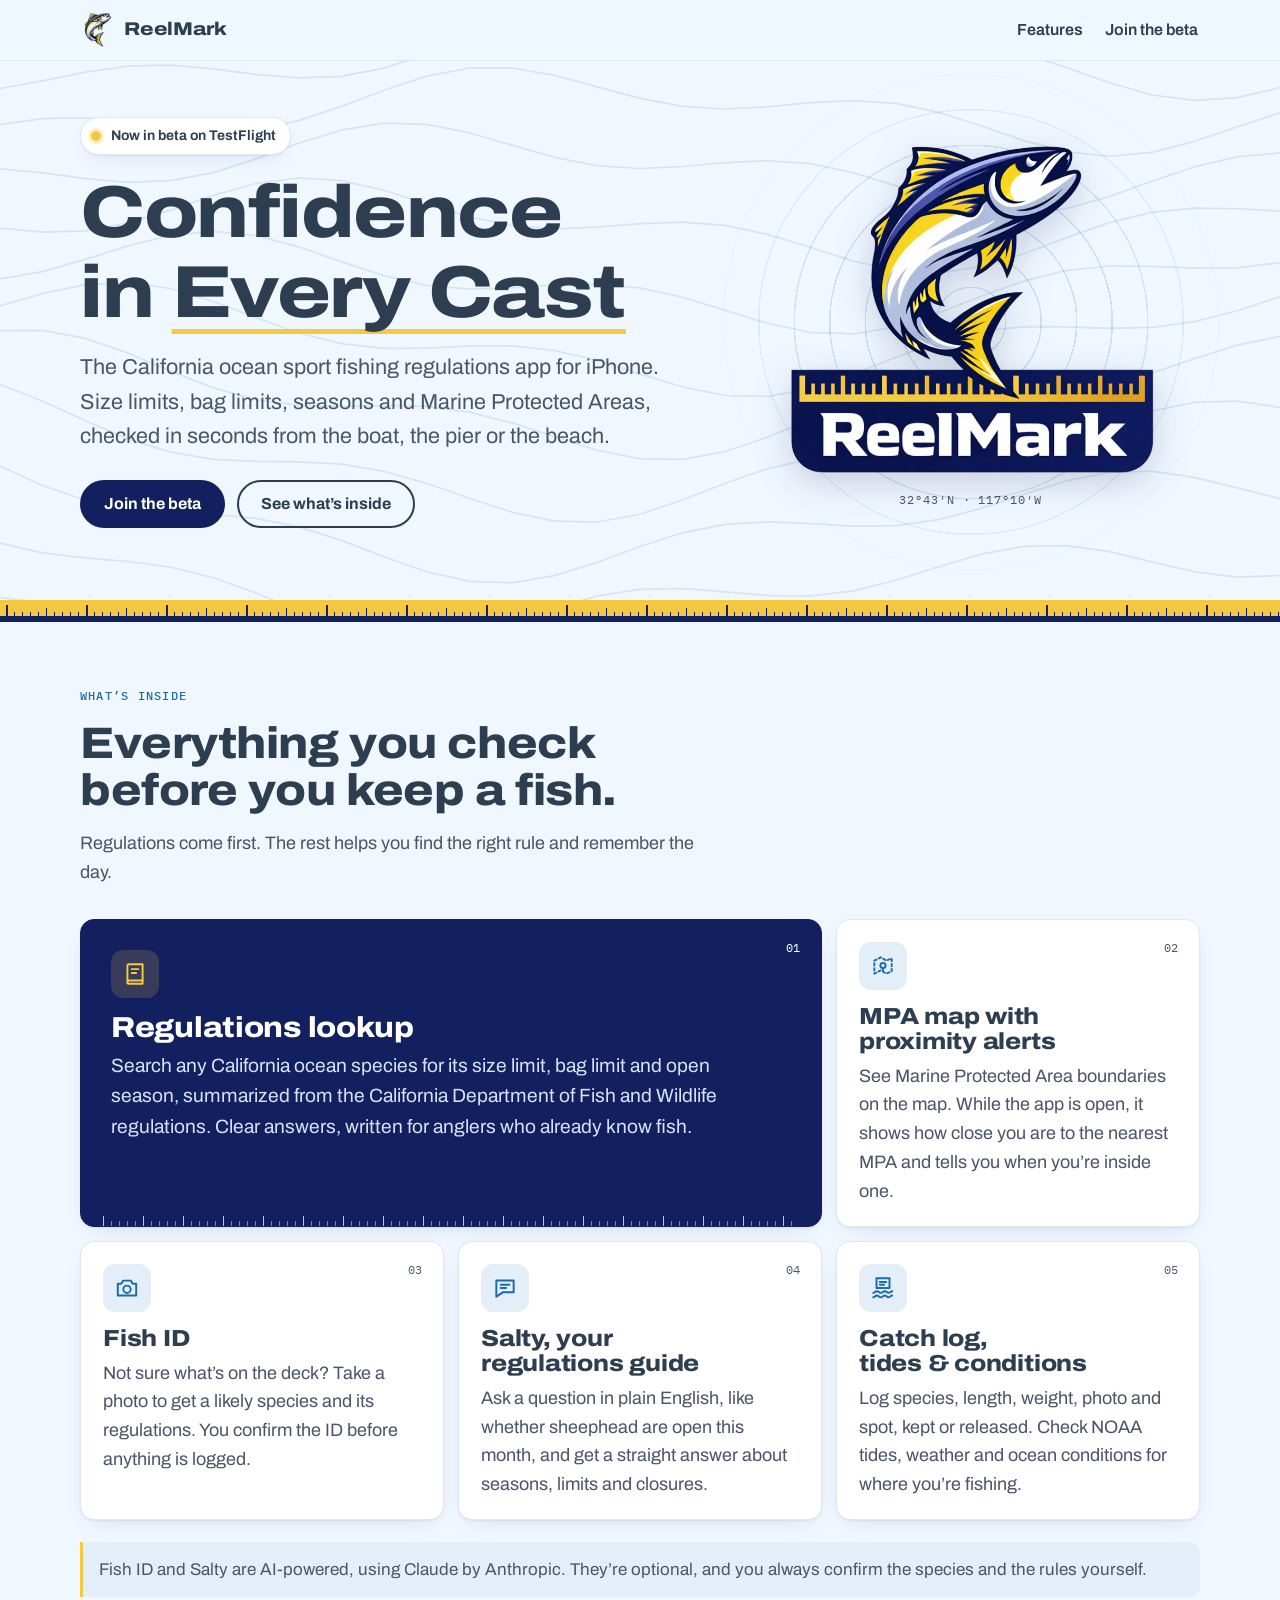
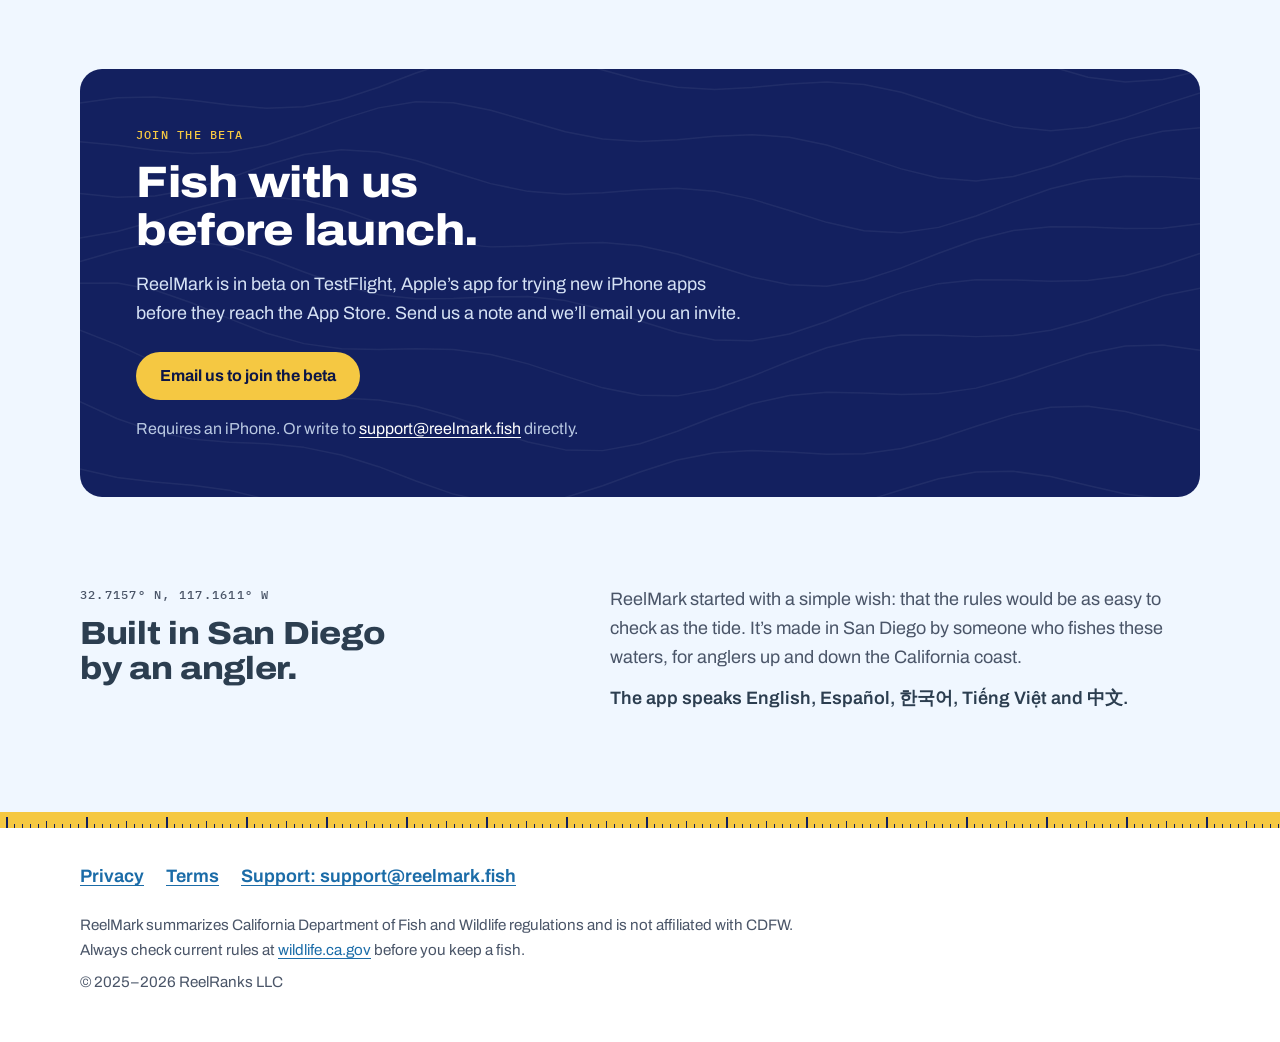
<file: index.html>
<!doctype html>
<html lang="en">
<head>
  <meta charset="utf-8">
  <meta name="viewport" content="width=device-width, initial-scale=1">
  <title>ReelMark — Confidence in Every Cast</title>
  <meta name="description" content="ReelMark is an iOS app for California ocean sport fishing regulations and Marine Protected Area awareness. Now in beta on TestFlight.">
  <link rel="canonical" href="https://reelmark.fish/">
  <meta name="color-scheme" content="light dark">
  <meta name="theme-color" content="#F0F7FF" media="(prefers-color-scheme: light)">
  <meta name="theme-color" content="#0A1230" media="(prefers-color-scheme: dark)">
  <meta property="og:type" content="website">
  <meta property="og:site_name" content="ReelMark">
  <meta property="og:title" content="ReelMark — Confidence in Every Cast">
  <meta property="og:description" content="California ocean fishing regulations and Marine Protected Area awareness, on your iPhone.">
  <meta property="og:url" content="https://reelmark.fish/">
  <meta property="og:image" content="https://reelmark.fish/assets/og-image.png">
  <meta name="twitter:card" content="summary">
  <link rel="icon" href="assets/favicon.png" type="image/png">
  <link rel="apple-touch-icon" href="assets/apple-touch-icon.png">
  <link rel="preload" as="image" href="assets/logo.webp" type="image/webp">
  <link rel="preconnect" href="https://fonts.googleapis.com">
  <link rel="preconnect" href="https://fonts.gstatic.com" crossorigin>
  <link rel="stylesheet" href="https://fonts.googleapis.com/css2?family=Archivo:wdth,wght@100..125,400..800&family=IBM+Plex+Mono:wght@500&display=swap">
  <link rel="stylesheet" href="assets/style.css">
</head>
<body>
  <a class="skip" href="#main">Skip to content</a>
  <header class="site-header">
    <div class="wrap bar">
      <a class="brand" href="/" aria-label="ReelMark home">
        <picture><source srcset="assets/mark.webp" type="image/webp"><img src="assets/mark.png" width="36" height="36" alt=""></picture>
        <span>ReelMark</span>
      </a>
      <nav aria-label="Primary">
        <a class="nav-secondary" href="#features">Features</a>
        <a href="#beta">Join the beta</a>
      </nav>
    </div>
  </header>

  <main id="main">
    <section class="hero" aria-labelledby="hero-title">
      <div class="wrap hero-grid">
        <div class="hero-art">
          <picture>
            <source srcset="assets/logo.webp" type="image/webp">
            <img src="assets/logo.png" width="720" height="653" alt="ReelMark logo: a leaping yellowtail over a measuring board" fetchpriority="high">
          </picture>
          <p class="coords" aria-hidden="true">32°43′N · 117°10′W</p>
        </div>
        <div class="hero-copy">
          <p class="badge"><span class="dot" aria-hidden="true"></span>Now in beta on TestFlight</p>
          <h1 id="hero-title">Confidence in <span class="hl">Every Cast</span></h1>
          <p class="lede">The California ocean sport fishing regulations app for iPhone. Size limits, bag limits, seasons and Marine Protected Areas, checked in seconds from the boat, the pier or the beach.</p>
          <div class="cta">
            <a class="btn btn-primary" href="#beta">Join the beta</a>
            <a class="btn btn-ghost" href="#features">See what’s inside</a>
          </div>
        </div>
      </div>
    </section>

    <div class="ruler" aria-hidden="true"></div>

    <section class="section" id="features" aria-labelledby="features-title">
      <div class="wrap">
        <p class="eyebrow">What’s inside</p>
        <h2 id="features-title">Everything you check before you keep a fish.</h2>
        <p class="section-intro">Regulations come first. The rest helps you find the right rule and remember the day.</p>

        <ul class="cards" role="list">
          <li class="card card--wide">
            <span class="num" aria-hidden="true">01</span>
            <span class="icon" aria-hidden="true">
              <svg viewBox="0 0 24 24" fill="none" stroke="currentColor" stroke-width="1.8" stroke-linecap="round" stroke-linejoin="round"><path d="M5 4.5A1.5 1.5 0 0 1 6.5 3H19v15H6.5A1.5 1.5 0 0 0 5 19.5z"/><path d="M5 19.5A1.5 1.5 0 0 0 6.5 21H19v-3"/><path d="M9 7.5h6M9 11h4"/></svg>
            </span>
            <h3>Regulations lookup</h3>
            <p>Search any California ocean species for its size limit, bag limit and open season, summarized from the California Department of Fish and Wildlife regulations. Clear answers, written for anglers who already know fish.</p>
          </li>
          <li class="card">
            <span class="num" aria-hidden="true">02</span>
            <span class="icon" aria-hidden="true">
              <svg viewBox="0 0 24 24" fill="none" stroke="currentColor" stroke-width="1.8" stroke-linecap="round" stroke-linejoin="round"><path d="M4 7l6-3 5 3 5-2v12l-5 2-5-3-6 3z" stroke-dasharray="2.2 2.4"/><circle cx="12" cy="11.5" r="2.4"/><path d="M12 14v3"/></svg>
            </span>
            <h3>MPA map with proximity alerts</h3>
            <p>See Marine Protected Area boundaries on the map. While the app is open, it shows how close you are to the nearest MPA and tells you when you’re inside one.</p>
          </li>
          <li class="card">
            <span class="num" aria-hidden="true">03</span>
            <span class="icon" aria-hidden="true">
              <svg viewBox="0 0 24 24" fill="none" stroke="currentColor" stroke-width="1.8" stroke-linecap="round" stroke-linejoin="round"><path d="M3.5 8h3.2l1.8-2.8h7l1.8 2.8h3.2v11h-17z"/><circle cx="12" cy="13.2" r="3.4"/></svg>
            </span>
            <h3>Fish ID</h3>
            <p>Not sure what’s on the deck? Take a photo to get a likely species and its regulations. You confirm the ID before anything is logged.</p>
          </li>
          <li class="card">
            <span class="num" aria-hidden="true">04</span>
            <span class="icon" aria-hidden="true">
              <svg viewBox="0 0 24 24" fill="none" stroke="currentColor" stroke-width="1.8" stroke-linecap="round" stroke-linejoin="round"><path d="M4 5h16v11H10l-6 4z"/><path d="M8 9h8M8 12h5"/></svg>
            </span>
            <h3>Salty, your regulations guide</h3>
            <p>Ask a question in plain English, like whether sheephead are open this month, and get a straight answer about seasons, limits and closures.</p>
          </li>
          <li class="card">
            <span class="num" aria-hidden="true">05</span>
            <span class="icon" aria-hidden="true">
              <svg viewBox="0 0 24 24" fill="none" stroke="currentColor" stroke-width="1.8" stroke-linecap="round" stroke-linejoin="round"><path d="M6 3h12v9H6z"/><path d="M9 6.5h6M9 9h4"/><path d="M3 16.5c1.6 0 1.6-1.5 3.4-1.5s1.9 1.5 3.6 1.5 1.8-1.5 3.6-1.5 1.9 1.5 3.6 1.5 1.6-1.5 3.3-1.5"/><path d="M3 20.5c1.6 0 1.6-1.5 3.4-1.5s1.9 1.5 3.6 1.5 1.8-1.5 3.6-1.5 1.9 1.5 3.6 1.5 1.6-1.5 3.3-1.5"/></svg>
            </span>
            <h3>Catch log, tides <span class="nowrap">&amp; conditions</span></h3>
            <p>Log species, length, weight, photo and spot, kept or released. Check NOAA tides, weather and ocean conditions for where you’re fishing.</p>
          </li>
        </ul>

        <div class="note">
          <p>Fish ID and Salty are AI-powered, using Claude by Anthropic. They’re optional, and you always confirm the species and the rules yourself.</p>
        </div>
      </div>
    </section>

    <section class="section" id="beta" aria-labelledby="beta-title">
      <div class="wrap">
        <div class="beta">
          <p class="eyebrow">Join the beta</p>
          <h2 id="beta-title">Fish with us before launch.</h2>
          <p>ReelMark is in beta on TestFlight, Apple’s app for trying new iPhone apps before they reach the App Store. Send us a note and we’ll email you an invite.</p>
          <div class="cta">
            <!-- When the public TestFlight link exists, put it in this href and change the label to "Get it on TestFlight". -->
            <a class="btn btn-accent" href="mailto:support@reelmark.fish?subject=ReelMark%20beta">Email us to join the beta</a>
          </div>
          <p class="small">Requires an iPhone. Or write to <a href="mailto:support@reelmark.fish?subject=ReelMark%20beta">support@reelmark.fish</a> directly.</p>
        </div>
      </div>
    </section>

    <section class="section" aria-labelledby="origin-title">
      <div class="wrap origin">
        <div>
          <p class="eyebrow">32.7157° N, 117.1611° W</p>
          <h2 id="origin-title">Built in San Diego by an angler.</h2>
        </div>
        <div>
          <p>ReelMark started with a simple wish: that the rules would be as easy to check as the tide. It’s made in San Diego by someone who fishes these waters, for anglers up and down the California coast.</p>
          <p class="langs">The app speaks English, Español, 한국어, Tiếng Việt and 中文.</p>
        </div>
      </div>
    </section>
  </main>

  <footer class="site-footer">
    <div class="ruler" aria-hidden="true"></div>
    <div class="wrap foot">
      <nav aria-label="Footer">
        <a href="privacy.html">Privacy</a>
        <a href="terms.html">Terms</a>
        <a href="mailto:support@reelmark.fish">Support: support@reelmark.fish</a>
      </nav>
      <p class="fine">ReelMark summarizes California Department of Fish and Wildlife regulations and is not affiliated with CDFW. Always check current rules at <a href="https://wildlife.ca.gov/Fishing/Ocean">wildlife.ca.gov</a> before you keep a fish.</p>
      <p class="fine">© 2025–2026 ReelRanks LLC</p>
    </div>
  </footer>
</body>
</html>
</file>
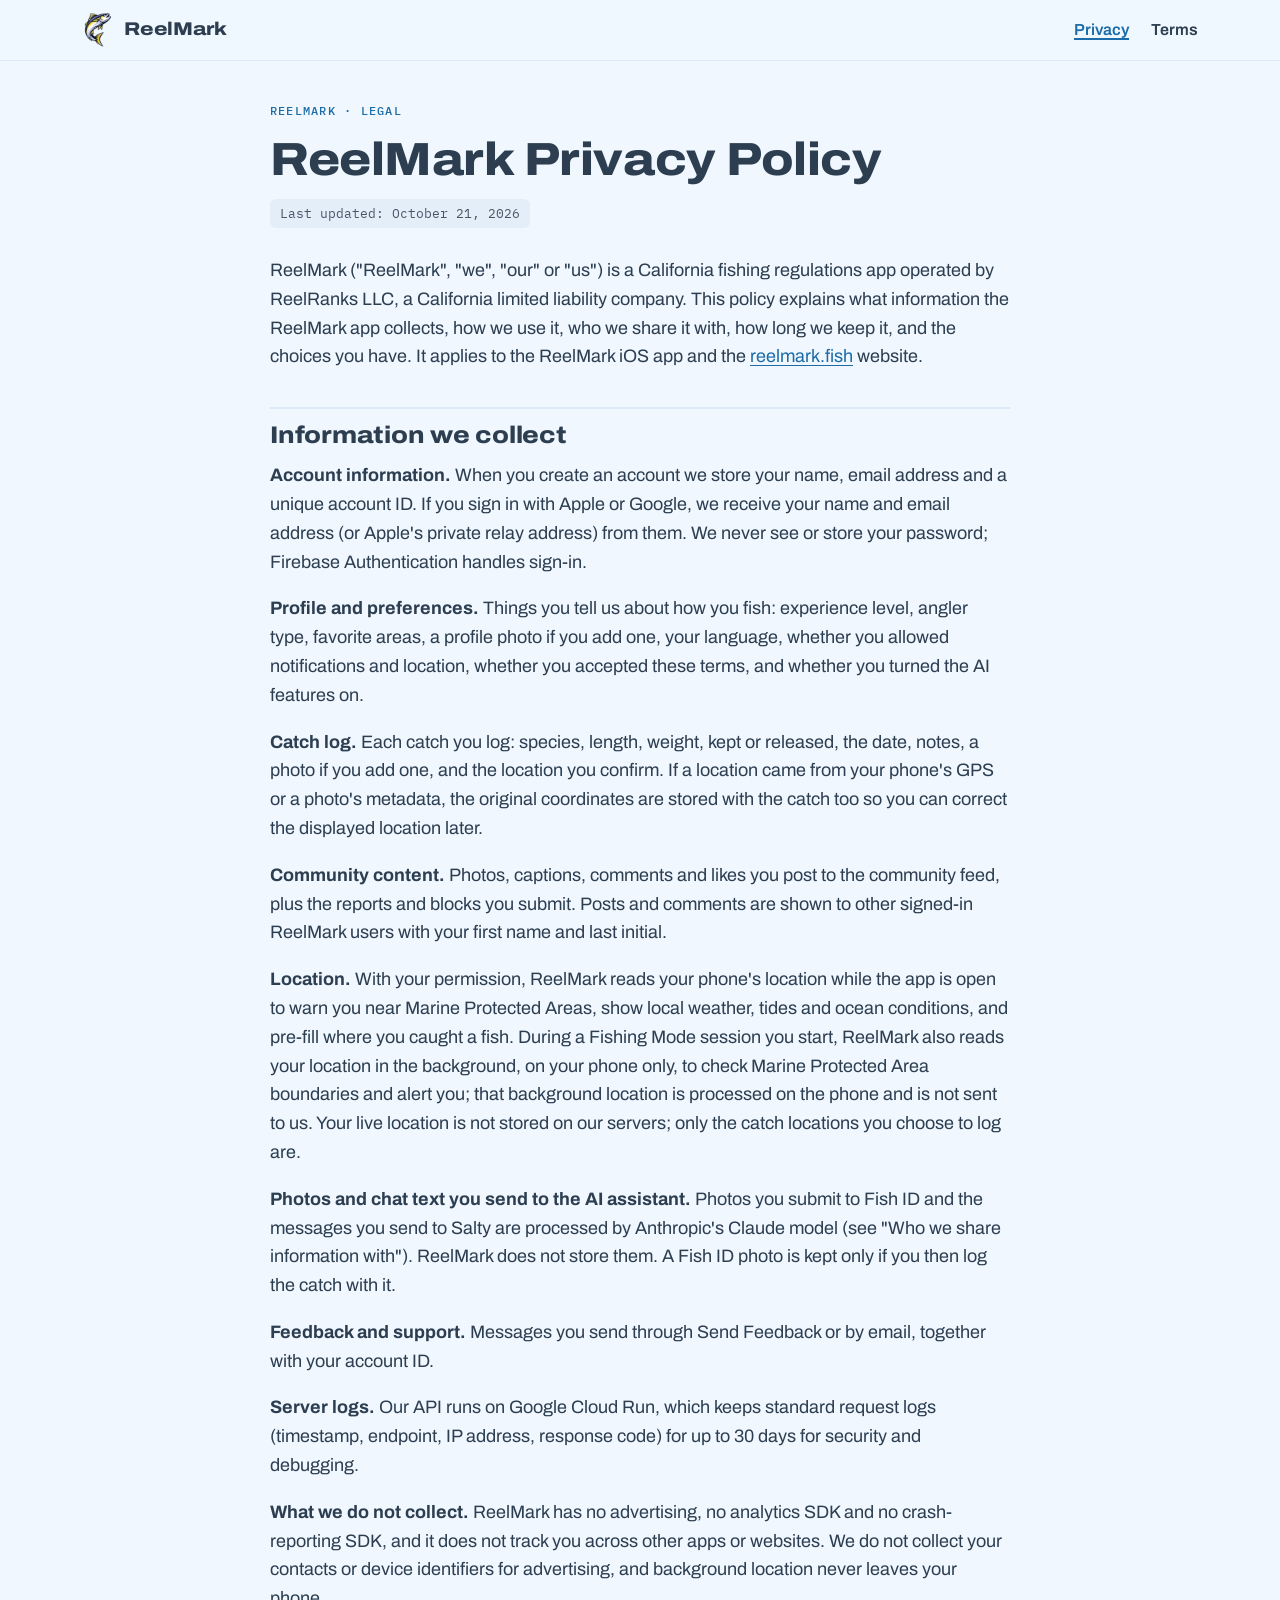
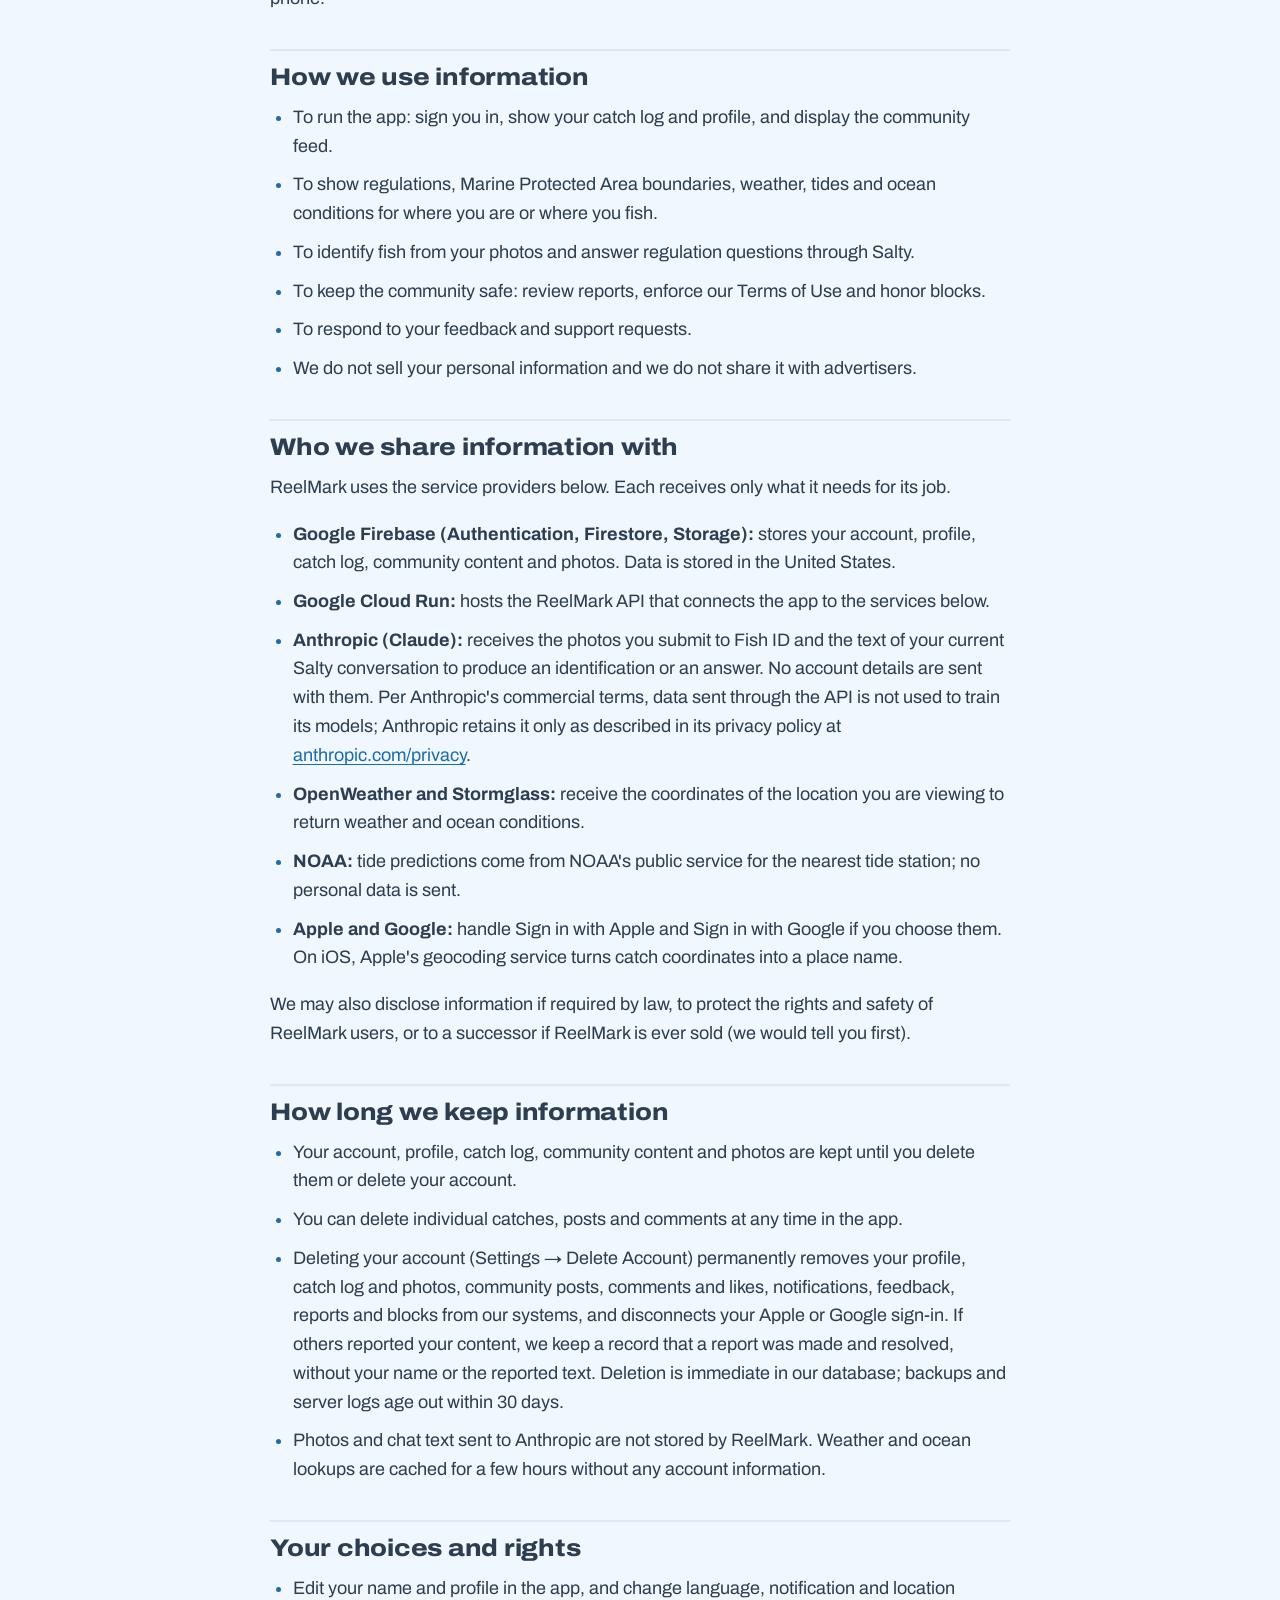
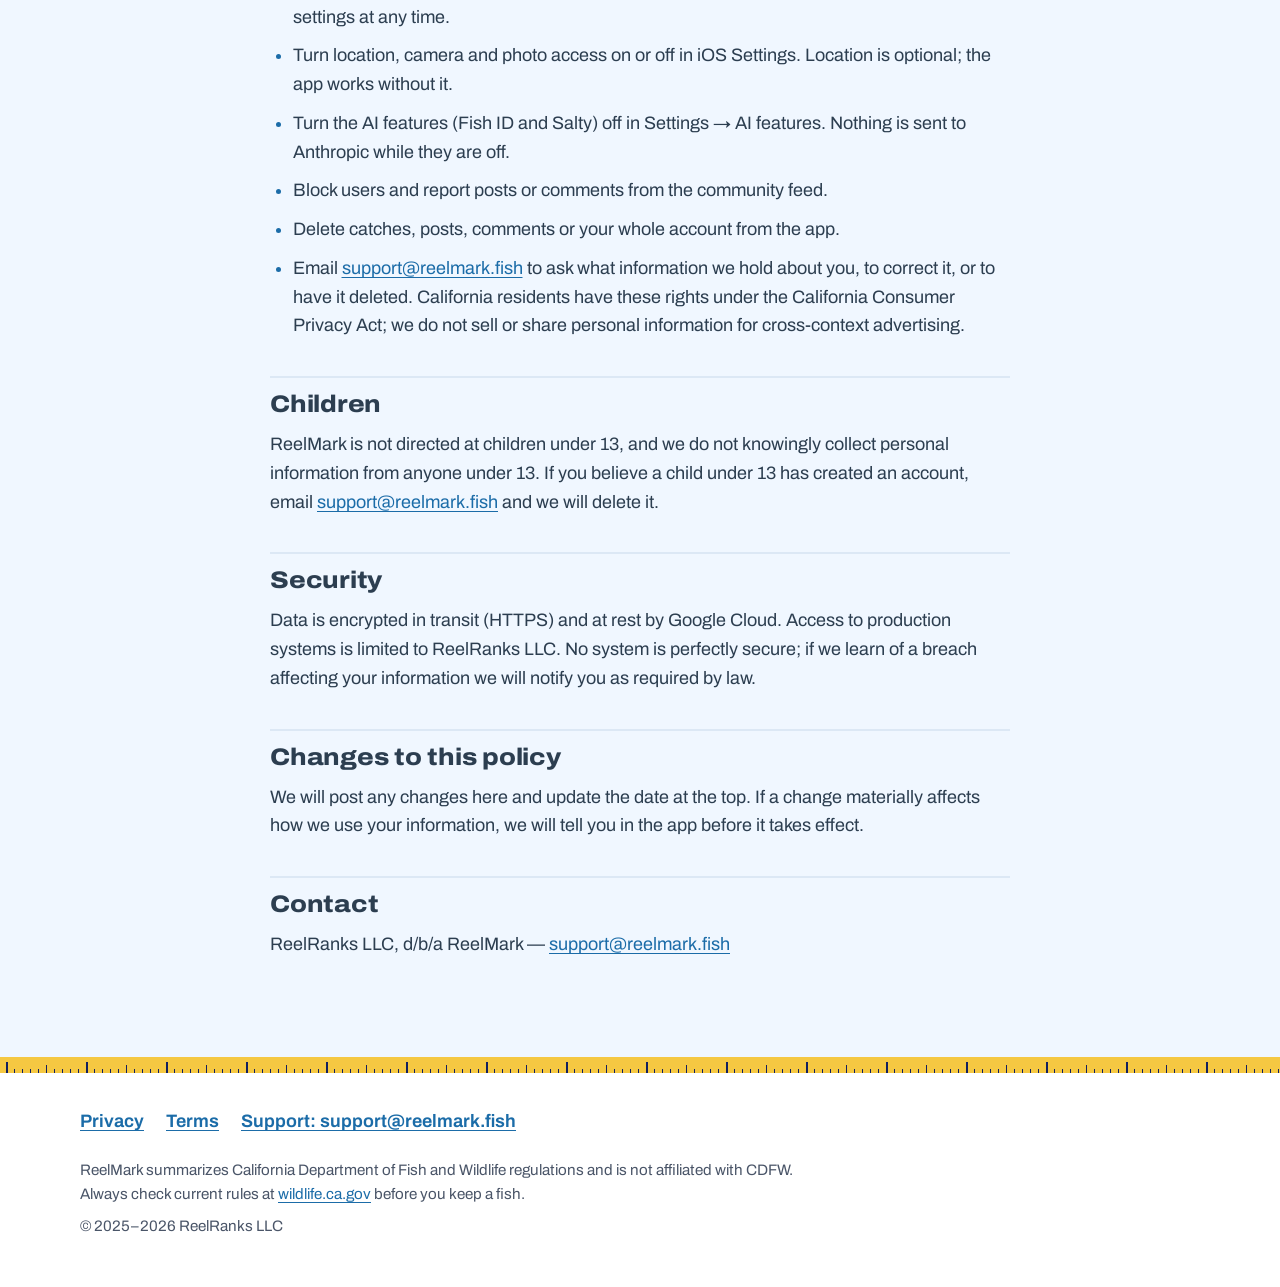
<file: privacy.html>
<!doctype html>
<!-- GENERATED FILE — do not edit by hand. Source: firstcast-mvp/memory/privacy_policy.md.
     Regenerate with: python3 scripts/publish_site.py <path to this repo> -->
<html lang="en">
<head>
  <meta charset="utf-8">
  <meta name="viewport" content="width=device-width, initial-scale=1">
  <title>ReelMark Privacy Policy</title>
  <meta name="description" content="What the ReelMark app collects, how it is used and shared, and the choices you have.">
  <link rel="canonical" href="https://reelmark.fish/privacy">
  <meta name="color-scheme" content="light dark">
  <meta name="theme-color" content="#F0F7FF" media="(prefers-color-scheme: light)">
  <meta name="theme-color" content="#0A1230" media="(prefers-color-scheme: dark)">
  <link rel="icon" href="assets/favicon.png" type="image/png">
  <link rel="apple-touch-icon" href="assets/apple-touch-icon.png">
  <link rel="preconnect" href="https://fonts.googleapis.com">
  <link rel="preconnect" href="https://fonts.gstatic.com" crossorigin>
  <link rel="stylesheet" href="https://fonts.googleapis.com/css2?family=Archivo:wdth,wght@100..125,400..800&family=IBM+Plex+Mono:wght@500&display=swap">
  <link rel="stylesheet" href="assets/style.css">
</head>
<body class="legal">
  <a class="skip" href="#main">Skip to content</a>
  <header class="site-header">
    <div class="wrap bar">
      <a class="brand" href="/" aria-label="ReelMark home">
        <picture><source srcset="assets/mark.webp" type="image/webp"><img src="assets/mark.png" width="36" height="36" alt=""></picture>
        <span>ReelMark</span>
      </a>
      <nav aria-label="Legal"><a href="privacy.html" aria-current="page">Privacy</a> <a href="terms.html">Terms</a></nav>
    </div>
  </header>

  <main id="main" class="wrap doc">
    <p class="eyebrow">ReelMark · Legal</p>
    <h1>ReelMark Privacy Policy</h1>
    <p class="updated">Last updated: <time>October 21, 2026</time></p>
    <p>ReelMark (&quot;ReelMark&quot;, &quot;we&quot;, &quot;our&quot; or &quot;us&quot;) is a California fishing regulations app operated by ReelRanks LLC, a California limited liability company. This policy explains what information the ReelMark app collects, how we use it, who we share it with, how long we keep it, and the choices you have. It applies to the ReelMark iOS app and the <a href="https://reelmark.fish">reelmark.fish</a> website.</p>
    <section aria-labelledby="information-we-collect">
      <h2 id="information-we-collect">Information we collect</h2>
      <p><strong>Account information.</strong> When you create an account we store your name, email address and a unique account ID. If you sign in with Apple or Google, we receive your name and email address (or Apple&#x27;s private relay address) from them. We never see or store your password; Firebase Authentication handles sign-in.</p>
      <p><strong>Profile and preferences.</strong> Things you tell us about how you fish: experience level, angler type, favorite areas, a profile photo if you add one, your language, whether you allowed notifications and location, whether you accepted these terms, and whether you turned the AI features on.</p>
      <p><strong>Catch log.</strong> Each catch you log: species, length, weight, kept or released, the date, notes, a photo if you add one, and the location you confirm. If a location came from your phone&#x27;s GPS or a photo&#x27;s metadata, the original coordinates are stored with the catch too so you can correct the displayed location later.</p>
      <p><strong>Community content.</strong> Photos, captions, comments and likes you post to the community feed, plus the reports and blocks you submit. Posts and comments are shown to other signed-in ReelMark users with your first name and last initial.</p>
      <p><strong>Location.</strong> With your permission, ReelMark reads your phone&#x27;s location while the app is open to warn you near Marine Protected Areas, show local weather, tides and ocean conditions, and pre-fill where you caught a fish. During a Fishing Mode session you start, ReelMark also reads your location in the background, on your phone only, to check Marine Protected Area boundaries and alert you; that background location is processed on the phone and is not sent to us. Your live location is not stored on our servers; only the catch locations you choose to log are.</p>
      <p><strong>Photos and chat text you send to the AI assistant.</strong> Photos you submit to Fish ID and the messages you send to Salty are processed by Anthropic&#x27;s Claude model (see &quot;Who we share information with&quot;). ReelMark does not store them. A Fish ID photo is kept only if you then log the catch with it.</p>
      <p><strong>Feedback and support.</strong> Messages you send through Send Feedback or by email, together with your account ID.</p>
      <p><strong>Server logs.</strong> Our API runs on Google Cloud Run, which keeps standard request logs (timestamp, endpoint, IP address, response code) for up to 30 days for security and debugging.</p>
      <p><strong>What we do not collect.</strong> ReelMark has no advertising, no analytics SDK and no crash-reporting SDK, and it does not track you across other apps or websites. We do not collect your contacts or device identifiers for advertising, and background location never leaves your phone.</p>
    </section>
    <section aria-labelledby="how-we-use-information">
      <h2 id="how-we-use-information">How we use information</h2>
      <ul>
        <li>To run the app: sign you in, show your catch log and profile, and display the community feed.</li>
        <li>To show regulations, Marine Protected Area boundaries, weather, tides and ocean conditions for where you are or where you fish.</li>
        <li>To identify fish from your photos and answer regulation questions through Salty.</li>
        <li>To keep the community safe: review reports, enforce our Terms of Use and honor blocks.</li>
        <li>To respond to your feedback and support requests.</li>
        <li>We do not sell your personal information and we do not share it with advertisers.</li>
      </ul>
    </section>
    <section aria-labelledby="who-we-share-information-with">
      <h2 id="who-we-share-information-with">Who we share information with</h2>
      <p>ReelMark uses the service providers below. Each receives only what it needs for its job.</p>
      <ul>
        <li><strong>Google Firebase (Authentication, Firestore, Storage):</strong> stores your account, profile, catch log, community content and photos. Data is stored in the United States.</li>
        <li><strong>Google Cloud Run:</strong> hosts the ReelMark API that connects the app to the services below.</li>
        <li><strong>Anthropic (Claude):</strong> receives the photos you submit to Fish ID and the text of your current Salty conversation to produce an identification or an answer. No account details are sent with them. Per Anthropic&#x27;s commercial terms, data sent through the API is not used to train its models; Anthropic retains it only as described in its privacy policy at <a href="https://anthropic.com/privacy">anthropic.com/privacy</a>.</li>
        <li><strong>OpenWeather and Stormglass:</strong> receive the coordinates of the location you are viewing to return weather and ocean conditions.</li>
        <li><strong>NOAA:</strong> tide predictions come from NOAA&#x27;s public service for the nearest tide station; no personal data is sent.</li>
        <li><strong>Apple and Google:</strong> handle Sign in with Apple and Sign in with Google if you choose them. On iOS, Apple&#x27;s geocoding service turns catch coordinates into a place name.</li>
      </ul>
      <p>We may also disclose information if required by law, to protect the rights and safety of ReelMark users, or to a successor if ReelMark is ever sold (we would tell you first).</p>
    </section>
    <section aria-labelledby="how-long-we-keep-information">
      <h2 id="how-long-we-keep-information">How long we keep information</h2>
      <ul>
        <li>Your account, profile, catch log, community content and photos are kept until you delete them or delete your account.</li>
        <li>You can delete individual catches, posts and comments at any time in the app.</li>
        <li>Deleting your account (Settings → Delete Account) permanently removes your profile, catch log and photos, community posts, comments and likes, notifications, feedback, reports and blocks from our systems, and disconnects your Apple or Google sign-in. If others reported your content, we keep a record that a report was made and resolved, without your name or the reported text. Deletion is immediate in our database; backups and server logs age out within 30 days.</li>
        <li>Photos and chat text sent to Anthropic are not stored by ReelMark. Weather and ocean lookups are cached for a few hours without any account information.</li>
      </ul>
    </section>
    <section aria-labelledby="your-choices-and-rights">
      <h2 id="your-choices-and-rights">Your choices and rights</h2>
      <ul>
        <li>Edit your name and profile in the app, and change language, notification and location settings at any time.</li>
        <li>Turn location, camera and photo access on or off in iOS Settings. Location is optional; the app works without it.</li>
        <li>Turn the AI features (Fish ID and Salty) off in Settings → AI features. Nothing is sent to Anthropic while they are off.</li>
        <li>Block users and report posts or comments from the community feed.</li>
        <li>Delete catches, posts, comments or your whole account from the app.</li>
        <li>Email <a href="mailto:support@reelmark.fish">support@reelmark.fish</a> to ask what information we hold about you, to correct it, or to have it deleted. California residents have these rights under the California Consumer Privacy Act; we do not sell or share personal information for cross-context advertising.</li>
      </ul>
    </section>
    <section aria-labelledby="children">
      <h2 id="children">Children</h2>
      <p>ReelMark is not directed at children under 13, and we do not knowingly collect personal information from anyone under 13. If you believe a child under 13 has created an account, email <a href="mailto:support@reelmark.fish">support@reelmark.fish</a> and we will delete it.</p>
    </section>
    <section aria-labelledby="security">
      <h2 id="security">Security</h2>
      <p>Data is encrypted in transit (HTTPS) and at rest by Google Cloud. Access to production systems is limited to ReelRanks LLC. No system is perfectly secure; if we learn of a breach affecting your information we will notify you as required by law.</p>
    </section>
    <section aria-labelledby="changes-to-this-policy">
      <h2 id="changes-to-this-policy">Changes to this policy</h2>
      <p>We will post any changes here and update the date at the top. If a change materially affects how we use your information, we will tell you in the app before it takes effect.</p>
    </section>
    <section aria-labelledby="contact">
      <h2 id="contact">Contact</h2>
      <p>ReelRanks LLC, d/b/a ReelMark — <a href="mailto:support@reelmark.fish">support@reelmark.fish</a></p>
    </section>
  </main>

  <footer class="site-footer">
    <div class="ruler" aria-hidden="true"></div>
    <div class="wrap foot">
      <nav aria-label="Footer">
        <a href="privacy.html">Privacy</a>
        <a href="terms.html">Terms</a>
        <a href="mailto:support@reelmark.fish">Support: support@reelmark.fish</a>
      </nav>
      <p class="fine">ReelMark summarizes California Department of Fish and Wildlife regulations and is not affiliated with CDFW. Always check current rules at <a href="https://wildlife.ca.gov/Fishing/Ocean">wildlife.ca.gov</a> before you keep a fish.</p>
      <p class="fine">© 2025–2026 ReelRanks LLC</p>
    </div>
  </footer>
</body>
</html>
</file>
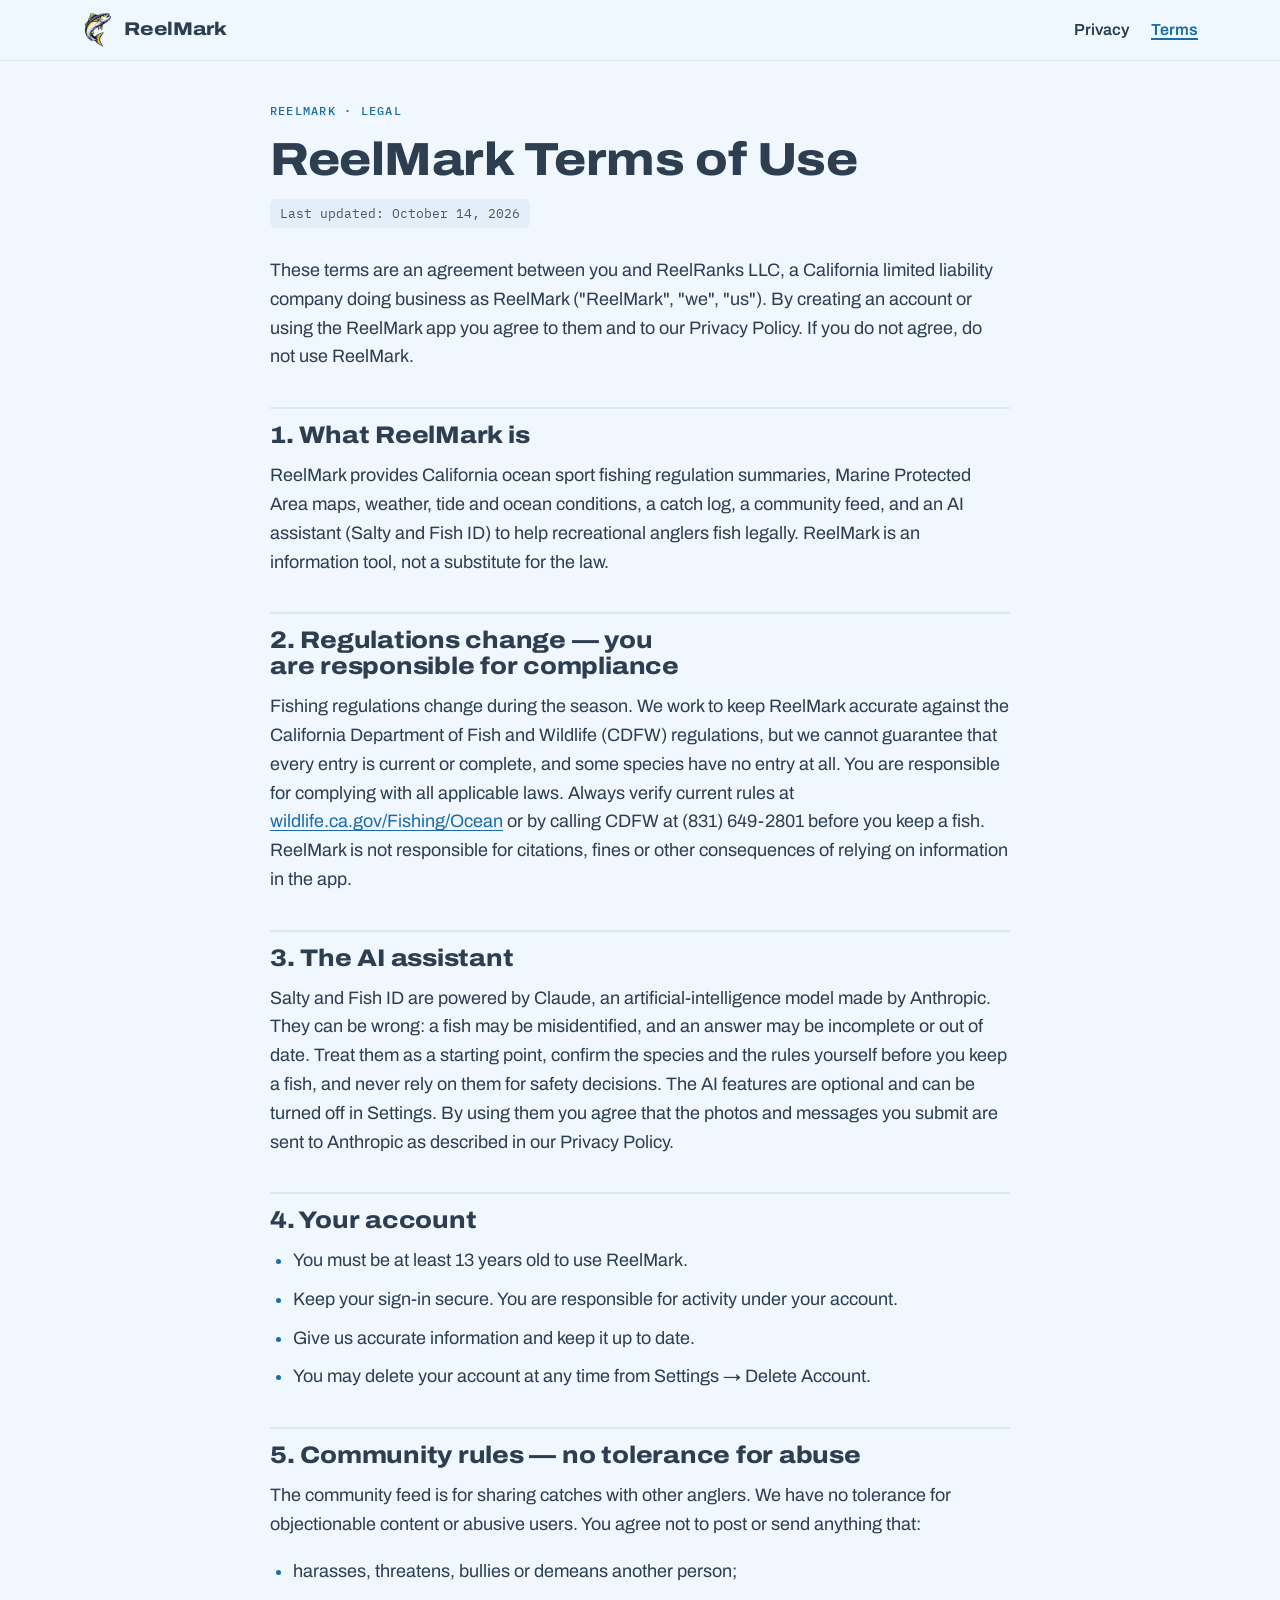
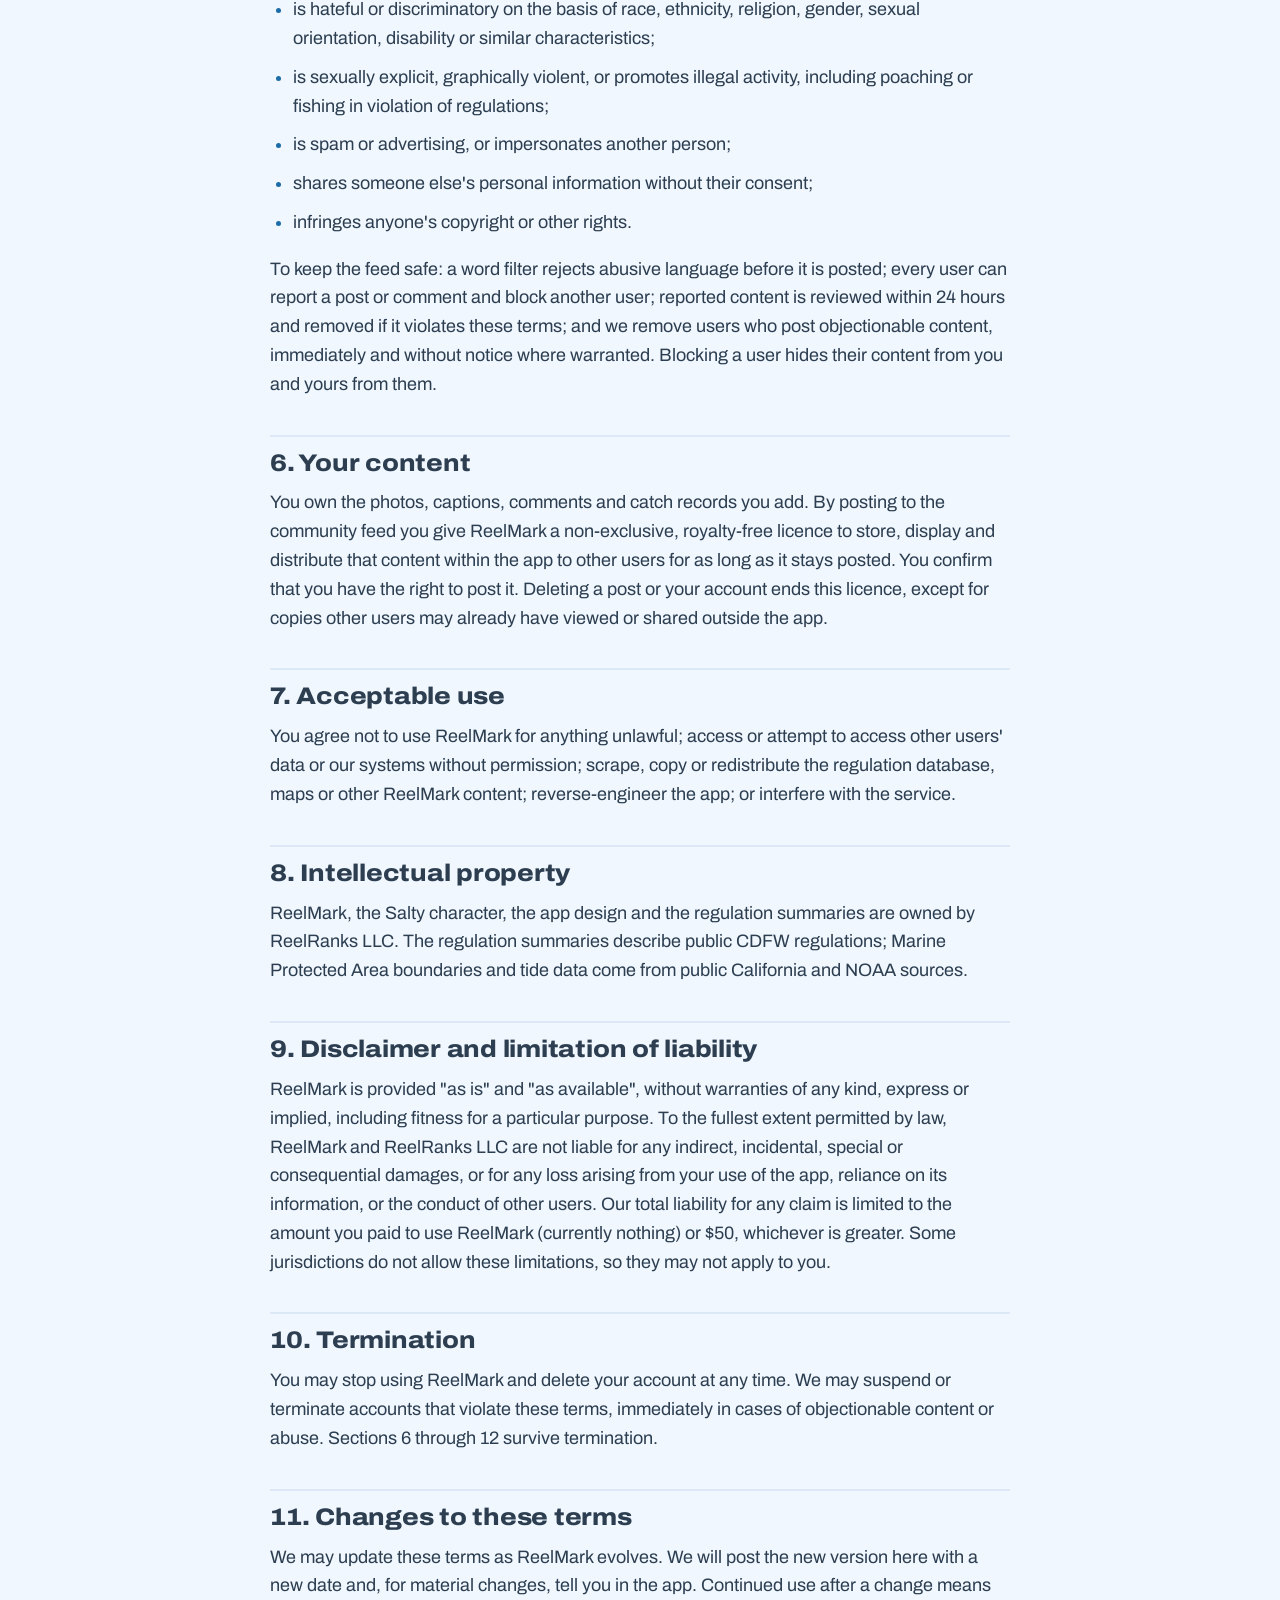
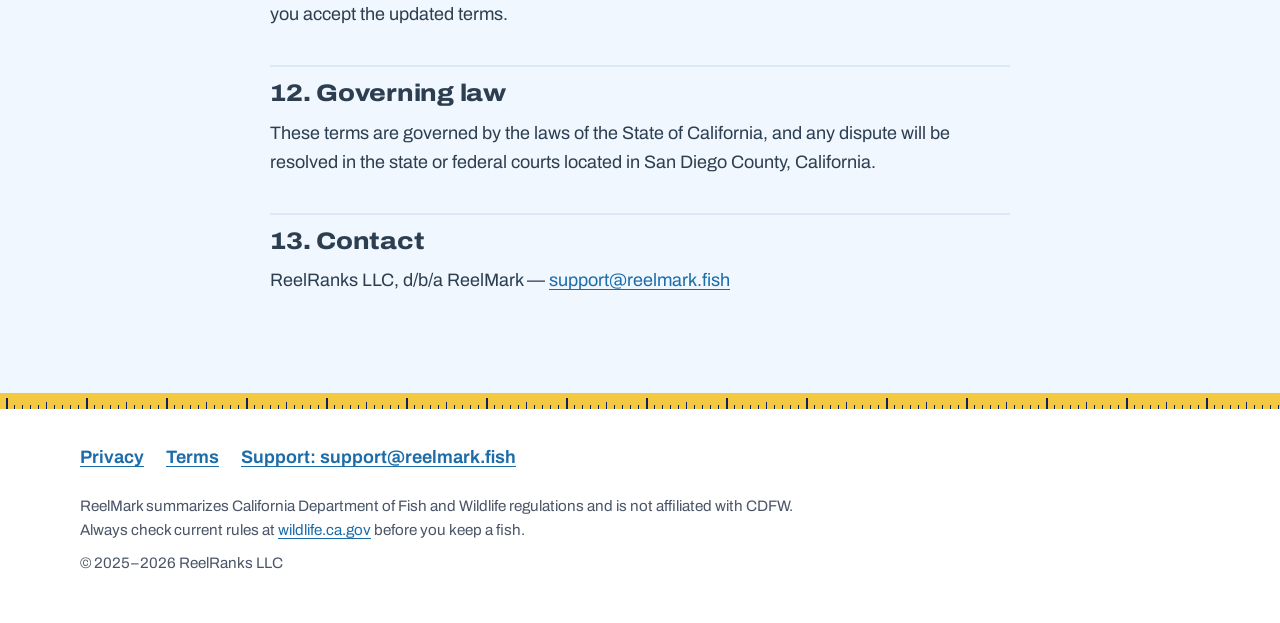
<file: terms.html>
<!doctype html>
<!-- GENERATED FILE — do not edit by hand. Source: firstcast-mvp/memory/terms_of_use.md.
     Regenerate with: python3 scripts/publish_site.py <path to this repo> -->
<html lang="en">
<head>
  <meta charset="utf-8">
  <meta name="viewport" content="width=device-width, initial-scale=1">
  <title>ReelMark Terms of Use</title>
  <meta name="description" content="The terms for using ReelMark, the California ocean fishing regulations app.">
  <link rel="canonical" href="https://reelmark.fish/terms">
  <meta name="color-scheme" content="light dark">
  <meta name="theme-color" content="#F0F7FF" media="(prefers-color-scheme: light)">
  <meta name="theme-color" content="#0A1230" media="(prefers-color-scheme: dark)">
  <link rel="icon" href="assets/favicon.png" type="image/png">
  <link rel="apple-touch-icon" href="assets/apple-touch-icon.png">
  <link rel="preconnect" href="https://fonts.googleapis.com">
  <link rel="preconnect" href="https://fonts.gstatic.com" crossorigin>
  <link rel="stylesheet" href="https://fonts.googleapis.com/css2?family=Archivo:wdth,wght@100..125,400..800&family=IBM+Plex+Mono:wght@500&display=swap">
  <link rel="stylesheet" href="assets/style.css">
</head>
<body class="legal">
  <a class="skip" href="#main">Skip to content</a>
  <header class="site-header">
    <div class="wrap bar">
      <a class="brand" href="/" aria-label="ReelMark home">
        <picture><source srcset="assets/mark.webp" type="image/webp"><img src="assets/mark.png" width="36" height="36" alt=""></picture>
        <span>ReelMark</span>
      </a>
      <nav aria-label="Legal"><a href="privacy.html">Privacy</a> <a href="terms.html" aria-current="page">Terms</a></nav>
    </div>
  </header>

  <main id="main" class="wrap doc">
    <p class="eyebrow">ReelMark · Legal</p>
    <h1>ReelMark Terms of Use</h1>
    <p class="updated">Last updated: <time>October 14, 2026</time></p>
    <p>These terms are an agreement between you and ReelRanks LLC, a California limited liability company doing business as ReelMark (&quot;ReelMark&quot;, &quot;we&quot;, &quot;us&quot;). By creating an account or using the ReelMark app you agree to them and to our Privacy Policy. If you do not agree, do not use ReelMark.</p>
    <section aria-labelledby="1-what-reelmark-is">
      <h2 id="1-what-reelmark-is">1. What ReelMark is</h2>
      <p>ReelMark provides California ocean sport fishing regulation summaries, Marine Protected Area maps, weather, tide and ocean conditions, a catch log, a community feed, and an AI assistant (Salty and Fish ID) to help recreational anglers fish legally. ReelMark is an information tool, not a substitute for the law.</p>
    </section>
    <section aria-labelledby="2-regulations-change-you-are-responsible-for-compliance">
      <h2 id="2-regulations-change-you-are-responsible-for-compliance">2. Regulations change — you are responsible for compliance</h2>
      <p>Fishing regulations change during the season. We work to keep ReelMark accurate against the California Department of Fish and Wildlife (CDFW) regulations, but we cannot guarantee that every entry is current or complete, and some species have no entry at all. You are responsible for complying with all applicable laws. Always verify current rules at <a href="https://wildlife.ca.gov/Fishing/Ocean">wildlife.ca.gov/Fishing/Ocean</a> or by calling CDFW at (831) 649-2801 before you keep a fish. ReelMark is not responsible for citations, fines or other consequences of relying on information in the app.</p>
    </section>
    <section aria-labelledby="3-the-ai-assistant">
      <h2 id="3-the-ai-assistant">3. The AI assistant</h2>
      <p>Salty and Fish ID are powered by Claude, an artificial-intelligence model made by Anthropic. They can be wrong: a fish may be misidentified, and an answer may be incomplete or out of date. Treat them as a starting point, confirm the species and the rules yourself before you keep a fish, and never rely on them for safety decisions. The AI features are optional and can be turned off in Settings. By using them you agree that the photos and messages you submit are sent to Anthropic as described in our Privacy Policy.</p>
    </section>
    <section aria-labelledby="4-your-account">
      <h2 id="4-your-account">4. Your account</h2>
      <ul>
        <li>You must be at least 13 years old to use ReelMark.</li>
        <li>Keep your sign-in secure. You are responsible for activity under your account.</li>
        <li>Give us accurate information and keep it up to date.</li>
        <li>You may delete your account at any time from Settings → Delete Account.</li>
      </ul>
    </section>
    <section aria-labelledby="5-community-rules-no-tolerance-for-abuse">
      <h2 id="5-community-rules-no-tolerance-for-abuse">5. Community rules — no tolerance for abuse</h2>
      <p>The community feed is for sharing catches with other anglers. We have no tolerance for objectionable content or abusive users. You agree not to post or send anything that:</p>
      <ul>
        <li>harasses, threatens, bullies or demeans another person;</li>
        <li>is hateful or discriminatory on the basis of race, ethnicity, religion, gender, sexual orientation, disability or similar characteristics;</li>
        <li>is sexually explicit, graphically violent, or promotes illegal activity, including poaching or fishing in violation of regulations;</li>
        <li>is spam or advertising, or impersonates another person;</li>
        <li>shares someone else&#x27;s personal information without their consent;</li>
        <li>infringes anyone&#x27;s copyright or other rights.</li>
      </ul>
      <p>To keep the feed safe: a word filter rejects abusive language before it is posted; every user can report a post or comment and block another user; reported content is reviewed within 24 hours and removed if it violates these terms; and we remove users who post objectionable content, immediately and without notice where warranted. Blocking a user hides their content from you and yours from them.</p>
    </section>
    <section aria-labelledby="6-your-content">
      <h2 id="6-your-content">6. Your content</h2>
      <p>You own the photos, captions, comments and catch records you add. By posting to the community feed you give ReelMark a non-exclusive, royalty-free licence to store, display and distribute that content within the app to other users for as long as it stays posted. You confirm that you have the right to post it. Deleting a post or your account ends this licence, except for copies other users may already have viewed or shared outside the app.</p>
    </section>
    <section aria-labelledby="7-acceptable-use">
      <h2 id="7-acceptable-use">7. Acceptable use</h2>
      <p>You agree not to use ReelMark for anything unlawful; access or attempt to access other users&#x27; data or our systems without permission; scrape, copy or redistribute the regulation database, maps or other ReelMark content; reverse-engineer the app; or interfere with the service.</p>
    </section>
    <section aria-labelledby="8-intellectual-property">
      <h2 id="8-intellectual-property">8. Intellectual property</h2>
      <p>ReelMark, the Salty character, the app design and the regulation summaries are owned by ReelRanks LLC. The regulation summaries describe public CDFW regulations; Marine Protected Area boundaries and tide data come from public California and NOAA sources.</p>
    </section>
    <section aria-labelledby="9-disclaimer-and-limitation-of-liability">
      <h2 id="9-disclaimer-and-limitation-of-liability">9. Disclaimer and limitation of liability</h2>
      <p>ReelMark is provided &quot;as is&quot; and &quot;as available&quot;, without warranties of any kind, express or implied, including fitness for a particular purpose. To the fullest extent permitted by law, ReelMark and ReelRanks LLC are not liable for any indirect, incidental, special or consequential damages, or for any loss arising from your use of the app, reliance on its information, or the conduct of other users. Our total liability for any claim is limited to the amount you paid to use ReelMark (currently nothing) or $50, whichever is greater. Some jurisdictions do not allow these limitations, so they may not apply to you.</p>
    </section>
    <section aria-labelledby="10-termination">
      <h2 id="10-termination">10. Termination</h2>
      <p>You may stop using ReelMark and delete your account at any time. We may suspend or terminate accounts that violate these terms, immediately in cases of objectionable content or abuse. Sections 6 through 12 survive termination.</p>
    </section>
    <section aria-labelledby="11-changes-to-these-terms">
      <h2 id="11-changes-to-these-terms">11. Changes to these terms</h2>
      <p>We may update these terms as ReelMark evolves. We will post the new version here with a new date and, for material changes, tell you in the app. Continued use after a change means you accept the updated terms.</p>
    </section>
    <section aria-labelledby="12-governing-law">
      <h2 id="12-governing-law">12. Governing law</h2>
      <p>These terms are governed by the laws of the State of California, and any dispute will be resolved in the state or federal courts located in San Diego County, California.</p>
    </section>
    <section aria-labelledby="13-contact">
      <h2 id="13-contact">13. Contact</h2>
      <p>ReelRanks LLC, d/b/a ReelMark — <a href="mailto:support@reelmark.fish">support@reelmark.fish</a></p>
    </section>
  </main>

  <footer class="site-footer">
    <div class="ruler" aria-hidden="true"></div>
    <div class="wrap foot">
      <nav aria-label="Footer">
        <a href="privacy.html">Privacy</a>
        <a href="terms.html">Terms</a>
        <a href="mailto:support@reelmark.fish">Support: support@reelmark.fish</a>
      </nav>
      <p class="fine">ReelMark summarizes California Department of Fish and Wildlife regulations and is not affiliated with CDFW. Always check current rules at <a href="https://wildlife.ca.gov/Fishing/Ocean">wildlife.ca.gov</a> before you keep a fish.</p>
      <p class="fine">© 2025–2026 ReelRanks LLC</p>
    </div>
  </footer>
</body>
</html>
</file>
<file: assets/style.css>
/* ReelMark — reelmark.fish
   Brand colors come from the app (mobile/src/constants/theme.ts): seafoam
   background, navy text, primary blue, sun-yellow accent. Navy and the ruler
   motif come from the logo. Shared by index.html and the generated legal pages. */

:root {
  --bg: #F0F7FF;
  --surface: #FFFFFF;
  --surface-2: #E3EEF9;
  --text: #2C3E50;
  --muted: #4A5568;
  --link: #1B6CA8;
  --link-hover: #155A8E;
  --primary: #1B6CA8;
  --navy: #13205F;
  --navy-deep: #0C1647;
  --accent: #F5C842;
  --border: #DCE8F5;
  --contour: rgba(27, 108, 168, 0.13);
  --ring: rgba(27, 108, 168, 0.16);
  --shadow: 0 1px 2px rgba(19, 32, 95, 0.06), 0 8px 24px -12px rgba(19, 32, 95, 0.18);
  --focus: #1B6CA8;

  --font: "Archivo", system-ui, -apple-system, "Segoe UI", Roboto, sans-serif;
  --mono: "IBM Plex Mono", ui-monospace, "SF Mono", Menlo, monospace;
  --radius: 14px;
  --gutter: 20px;
  color-scheme: light dark;
}

@media (prefers-color-scheme: dark) {
  :root {
    --bg: #0A1230;
    --surface: #111C45;
    --surface-2: #15214F;
    --text: #E6EDF7;
    --muted: #AEBBD0;
    --link: #8CC6F0;
    --link-hover: #B6DBF6;
    --primary: #7DBBEA;
    --navy: #16246B;
    --navy-deep: #060C26;
    --border: #243163;
    --contour: rgba(125, 187, 234, 0.10);
    --ring: rgba(125, 187, 234, 0.14);
    --shadow: 0 1px 2px rgba(0, 0, 0, 0.3), 0 10px 28px -14px rgba(0, 0, 0, 0.6);
    --focus: #F5C842;
  }
}

*, *::before, *::after { box-sizing: border-box; }

html { -webkit-text-size-adjust: 100%; scroll-behavior: smooth; }
@media (prefers-reduced-motion: reduce) { html { scroll-behavior: auto; } }

body {
  margin: 0;
  background: var(--bg);
  color: var(--text);
  font-family: var(--font);
  font-size: 1.0625rem;
  line-height: 1.6;
  text-rendering: optimizeLegibility;
}

img, svg { display: block; max-width: 100%; height: auto; }

a { color: var(--link); text-underline-offset: 0.18em; text-decoration-thickness: 1px; }
a:hover { color: var(--link-hover); text-decoration-thickness: 2px; }

:focus-visible { outline: 3px solid var(--focus); outline-offset: 3px; border-radius: 4px; }

h1, h2, h3 {
  font-stretch: 112%;
  font-weight: 800;
  line-height: 1.08;
  letter-spacing: -0.01em;
  color: var(--text);
  text-wrap: balance;
  margin: 0;
}

p { margin: 0 0 1em; }

.nowrap { white-space: nowrap; }

.wrap { width: 100%; max-width: 1120px; margin: 0 auto; padding: 0 var(--gutter); }

.skip {
  position: absolute; left: 12px; top: -60px; z-index: 10;
  padding: 10px 16px; border-radius: 8px;
  background: var(--navy); color: #fff; font-weight: 700; text-decoration: none;
}
.skip:focus { top: 12px; color: #fff; }

.eyebrow {
  font-family: var(--mono);
  font-size: 0.78rem;
  font-weight: 500;
  letter-spacing: 0.1em;
  text-transform: uppercase;
  color: var(--primary);
  margin: 0 0 14px;
}

/* ---------- Header ---------- */

.site-header {
  position: sticky; top: 0; z-index: 5;
  background: color-mix(in srgb, var(--bg) 88%, transparent);
  -webkit-backdrop-filter: saturate(1.4) blur(10px);
  backdrop-filter: saturate(1.4) blur(10px);
  border-bottom: 1px solid var(--border);
}
.bar { display: flex; align-items: center; justify-content: space-between; gap: 16px; min-height: 60px; }
.brand {
  display: inline-flex; align-items: center; gap: 8px;
  color: var(--text); text-decoration: none;
  font-weight: 800; font-stretch: 118%; font-size: 1.15rem; letter-spacing: -0.01em;
}
.brand:hover { color: var(--text); }
.brand img { width: 36px; height: 36px; }
.site-header nav { display: flex; gap: 4px 18px; flex-wrap: wrap; justify-content: flex-end; }
.site-header nav a {
  color: var(--text); text-decoration: none; font-weight: 600; font-size: 0.95rem;
  padding: 10px 2px; /* 44px tap target with the line height */
}
.site-header nav a:hover, .site-header nav a[aria-current="page"] {
  color: var(--link); text-decoration: underline; text-decoration-thickness: 2px;
}
@media (max-width: 420px) { .nav-secondary { display: none; } }

/* ---------- Buttons ---------- */

.btn {
  display: inline-flex; align-items: center; justify-content: center; gap: 8px;
  min-height: 48px; padding: 12px 22px; border-radius: 999px;
  font-weight: 700; font-size: 1rem; text-decoration: none; line-height: 1.2;
  border: 2px solid transparent;
  transition: transform 120ms ease, background-color 120ms ease;
}
.btn:hover { transform: translateY(-1px); text-decoration: none; }
.btn:active { transform: none; }
@media (prefers-reduced-motion: reduce) { .btn { transition: none; } .btn:hover { transform: none; } }
.btn-primary { background: var(--navy); color: #fff; }
.btn-primary:hover { background: var(--navy-deep); color: #fff; }
.btn-ghost { border-color: currentColor; color: var(--text); }
.btn-ghost:hover { color: var(--link); }
.btn-accent { background: var(--accent); color: #0C1647; }
.btn-accent:hover { background: #FFD966; color: #0C1647; }

@media (prefers-color-scheme: dark) {
  .btn-primary { background: var(--accent); color: #0C1647; }
  .btn-primary:hover { background: #FFD966; color: #0C1647; }
}

/* ---------- Hero ---------- */

.hero { position: relative; overflow: hidden; isolation: isolate; padding: 28px 0 44px; }

/* Bathymetric contour lines, tinted per color scheme through a mask. */
.hero::before {
  content: ""; position: absolute; inset: 0; z-index: -1;
  background: var(--contour);
  -webkit-mask: url("contours.svg") center / cover no-repeat;
  mask: url("contours.svg") center / cover no-repeat;
}

.hero-grid { display: grid; gap: 20px; align-items: center; }

.hero-art { position: relative; display: grid; place-items: center; padding: 8px 0; }
.hero-art::before {
  /* sounder rings behind the logo */
  content: ""; position: absolute; z-index: -1;
  width: min(92vw, 520px); aspect-ratio: 1;
  border-radius: 50%;
  background: repeating-radial-gradient(circle at center, transparent 0 34px, var(--ring) 34px 35.5px);
  -webkit-mask: radial-gradient(circle, #000 45%, transparent 71%);
  mask: radial-gradient(circle, #000 45%, transparent 71%);
}
.hero-art img { width: min(64vw, 300px); filter: drop-shadow(0 10px 18px rgba(12, 22, 71, 0.18)); }
.coords {
  font-family: var(--mono); font-size: 0.72rem; letter-spacing: 0.08em;
  color: var(--muted); margin: 10px 0 0;
}

.badge {
  display: inline-flex; align-items: center; gap: 10px;
  margin: 0 0 18px; padding: 7px 14px 7px 10px;
  border-radius: 999px; border: 1px solid var(--border);
  background: var(--surface); box-shadow: var(--shadow);
  font-size: 0.875rem; font-weight: 650; color: var(--text);
}
.badge .dot {
  width: 10px; height: 10px; border-radius: 50%;
  background: var(--accent); box-shadow: 0 0 0 3px rgba(245, 200, 66, 0.3);
}

.hero h1 { font-size: clamp(2.5rem, 10.5vw, 4.6rem); font-stretch: 118%; letter-spacing: -0.02em; }
.hero h1 .hl {
  background: linear-gradient(transparent 62%, rgba(245, 200, 66, 0.55) 62% 92%, transparent 92%);
  padding: 0 0.04em;
}
.lede { font-size: clamp(1.08rem, 2.6vw, 1.25rem); color: var(--muted); max-width: 34em; margin: 18px 0 26px; }
.cta { display: flex; flex-wrap: wrap; gap: 12px; }

@media (min-width: 880px) {
  .hero { padding: 56px 0 72px; }
  .hero-grid { grid-template-columns: 1.15fr 0.85fr; gap: 40px; }
  .hero-art { order: 2; }
  .hero-art img { width: 100%; max-width: 380px; }
}

/* ---------- Ruler (the logo's measuring board) ---------- */

.ruler {
  height: 22px;
  background-color: var(--accent);
  background-image:
    linear-gradient(to right, var(--navy) 2px, transparent 2px),
    linear-gradient(to right, var(--navy) 1.5px, transparent 1.5px),
    linear-gradient(to right, var(--navy) 1px, transparent 1px);
  background-size: 80px 70%, 40px 48%, 8px 28%;
  background-position: 6px 100%, 6px 100%, 6px 100%;
  background-repeat: repeat-x;
  border-bottom: 6px solid var(--navy);
}
@media (prefers-color-scheme: dark) {
  .ruler {
    background-image:
      linear-gradient(to right, #0C1647 2px, transparent 2px),
      linear-gradient(to right, #0C1647 1.5px, transparent 1.5px),
      linear-gradient(to right, #0C1647 1px, transparent 1px);
    border-bottom-color: #0C1647;
  }
}

/* ---------- Sections ---------- */

.section { padding: 64px 0; }
#beta { padding: 8px 0 24px; }
.section h2 { font-size: clamp(1.8rem, 6vw, 2.75rem); max-width: 20ch; }
.section-intro { color: var(--muted); max-width: 36em; margin: 14px 0 0; }

.cards {
  list-style: none; margin: 32px 0 0; padding: 0;
  display: grid; gap: 14px;
}
@media (min-width: 640px) { .cards { grid-template-columns: 1fr 1fr; } }
@media (min-width: 960px) {
  .cards { grid-template-columns: repeat(3, 1fr); }
  .card--wide { grid-column: span 2; }
}

.card {
  position: relative;
  background: var(--surface);
  border: 1px solid var(--border);
  border-radius: var(--radius);
  padding: 22px 22px 20px;
  box-shadow: var(--shadow);
}
.card h3 { font-size: 1.3rem; margin: 14px 0 8px; }
.card p { margin: 0; color: var(--muted); }
.card .num {
  position: absolute; top: 18px; right: 20px;
  font-family: var(--mono); font-size: 0.75rem; color: var(--muted); letter-spacing: 0.06em;
}
.icon {
  width: 48px; height: 48px; border-radius: 12px;
  display: grid; place-items: center;
  background: var(--surface-2); color: var(--primary);
}
.icon svg { width: 26px; height: 26px; }
.tag {
  display: inline-block; margin-left: 8px; padding: 2px 8px; vertical-align: 0.2em;
  border-radius: 6px; border: 1px solid var(--border);
  font-family: var(--mono); font-size: 0.68rem; font-weight: 500; letter-spacing: 0.06em;
  text-transform: uppercase; color: var(--muted);
}

.card--wide { background: var(--navy); border-color: var(--navy); color: #fff; }
.card--wide h3, .card--wide .num { color: #fff; }
.card--wide p { color: #D6E2F5; }
.card--wide .icon { background: rgba(245, 200, 66, 0.16); color: var(--accent); }
.card--wide::after {
  /* a short ruler along the bottom edge of the core feature */
  content: ""; position: absolute; left: 22px; right: 22px; bottom: 0; height: 10px;
  background-image:
    linear-gradient(to right, var(--accent) 1.5px, transparent 1.5px),
    linear-gradient(to right, rgba(245, 200, 66, 0.6) 1px, transparent 1px);
  background-size: 40px 100%, 8px 50%;
  background-position: 0 100%, 0 100%;
  background-repeat: repeat-x;
}
.card--wide { padding-bottom: 32px; }
@media (min-width: 960px) {
  .card--wide { padding: 30px 30px 40px; }
  .card--wide h3 { font-size: 1.7rem; }
  .card--wide p { font-size: 1.1rem; max-width: 34em; }
}

.note {
  display: flex; gap: 12px; align-items: flex-start;
  margin: 22px 0 0; padding: 14px 16px;
  border-left: 3px solid var(--accent);
  background: var(--surface-2); border-radius: 0 10px 10px 0;
  color: var(--muted); font-size: 0.95rem;
}
.note p { margin: 0; }

/* ---------- Beta ---------- */

.beta {
  position: relative; overflow: hidden; isolation: isolate;
  background: var(--navy); color: #fff;
  border-radius: 22px; padding: 36px 24px;
}
.beta::before {
  content: ""; position: absolute; inset: 0; z-index: -1;
  background: rgba(255, 255, 255, 0.06);
  -webkit-mask: url("contours.svg") center / cover no-repeat;
  mask: url("contours.svg") center / cover no-repeat;
}
.beta h2 { color: #fff; margin-bottom: 16px; }
.beta .eyebrow { color: var(--accent); }
.beta p { color: #D6E2F5; max-width: 34em; }
.beta .cta { margin-top: 24px; }
.beta .small { font-size: 0.9rem; color: #B9C8E2; margin: 16px 0 0; }
.beta a:not(.btn) { color: #fff; }
@media (min-width: 880px) { .beta { padding: 56px; } }
@media (prefers-color-scheme: dark) { .beta { border: 1px solid var(--border); } }

/* ---------- Origin ---------- */

.origin { display: grid; gap: 18px; align-items: start; }
.origin h2 { font-size: clamp(1.5rem, 4.5vw, 2rem); }
.origin p { color: var(--muted); max-width: 36em; margin: 0 0 12px; }
.origin .langs { font-weight: 600; color: var(--text); }
@media (min-width: 880px) { .origin { grid-template-columns: 0.9fr 1.1fr; gap: 48px; } }

/* ---------- Footer ---------- */

.site-footer { margin-top: 24px; background: var(--surface); }
.site-footer .ruler { height: 16px; border-bottom-width: 0; }
.foot { padding-top: 28px; padding-bottom: 40px; }
.foot nav { display: flex; flex-wrap: wrap; gap: 8px 22px; margin-bottom: 16px; }
.foot nav a { font-weight: 650; padding: 6px 0; }
.fine { font-size: 0.875rem; color: var(--muted); max-width: 48em; margin: 0 0 8px; }

/* ---------- Legal pages ---------- */

.doc { max-width: 760px; padding-top: 40px; padding-bottom: 56px; }
.doc h1 { font-size: clamp(2rem, 7vw, 2.9rem); }
.doc .updated {
  display: inline-block; margin: 14px 0 28px; padding: 4px 10px;
  border-radius: 6px; background: var(--surface-2);
  font-family: var(--mono); font-size: 0.82rem; color: var(--muted);
}
.doc section { margin-top: 36px; }
.doc h2 {
  font-size: 1.35rem; margin-bottom: 12px; padding-top: 14px;
  border-top: 2px solid var(--border);
  scroll-margin-top: 80px;
}
.doc ul { padding-left: 1.25em; margin: 0 0 1em; }
.doc li { margin: 0 0 0.55em; }
.doc li::marker { color: var(--primary); }
.doc strong { color: var(--text); font-weight: 700; }

/* ---------- Desktop polish (phone layout above is unchanged) ---------- */

@media (min-width: 900px) {
  :root { --gutter: 40px; }
  body { font-size: 1.125rem; }
  .wrap { max-width: 1200px; }

  .lede { font-size: 1.35rem; }
  .card h3 { font-size: 1.45rem; }
  .card--wide h3 { font-size: 1.8rem; }
  .card--wide p { font-size: 1.2rem; }
  .note { font-size: 1.0625rem; }
  .beta .small { font-size: 1rem; }
  .fine { font-size: 0.95rem; }
  .site-header nav a { font-size: 1rem; }
  .doc { max-width: 820px; }
  .doc h2 { font-size: 1.5rem; }

  /* A thin underline below the baseline instead of a band through the letters. */
  .hero h1 .hl {
    background: none;
    padding: 0;
    text-decoration: underline;
    text-decoration-color: var(--accent);
    text-decoration-thickness: 0.07em;
    text-underline-offset: 0.16em;
    text-decoration-skip-ink: none;
  }
}
</file>
